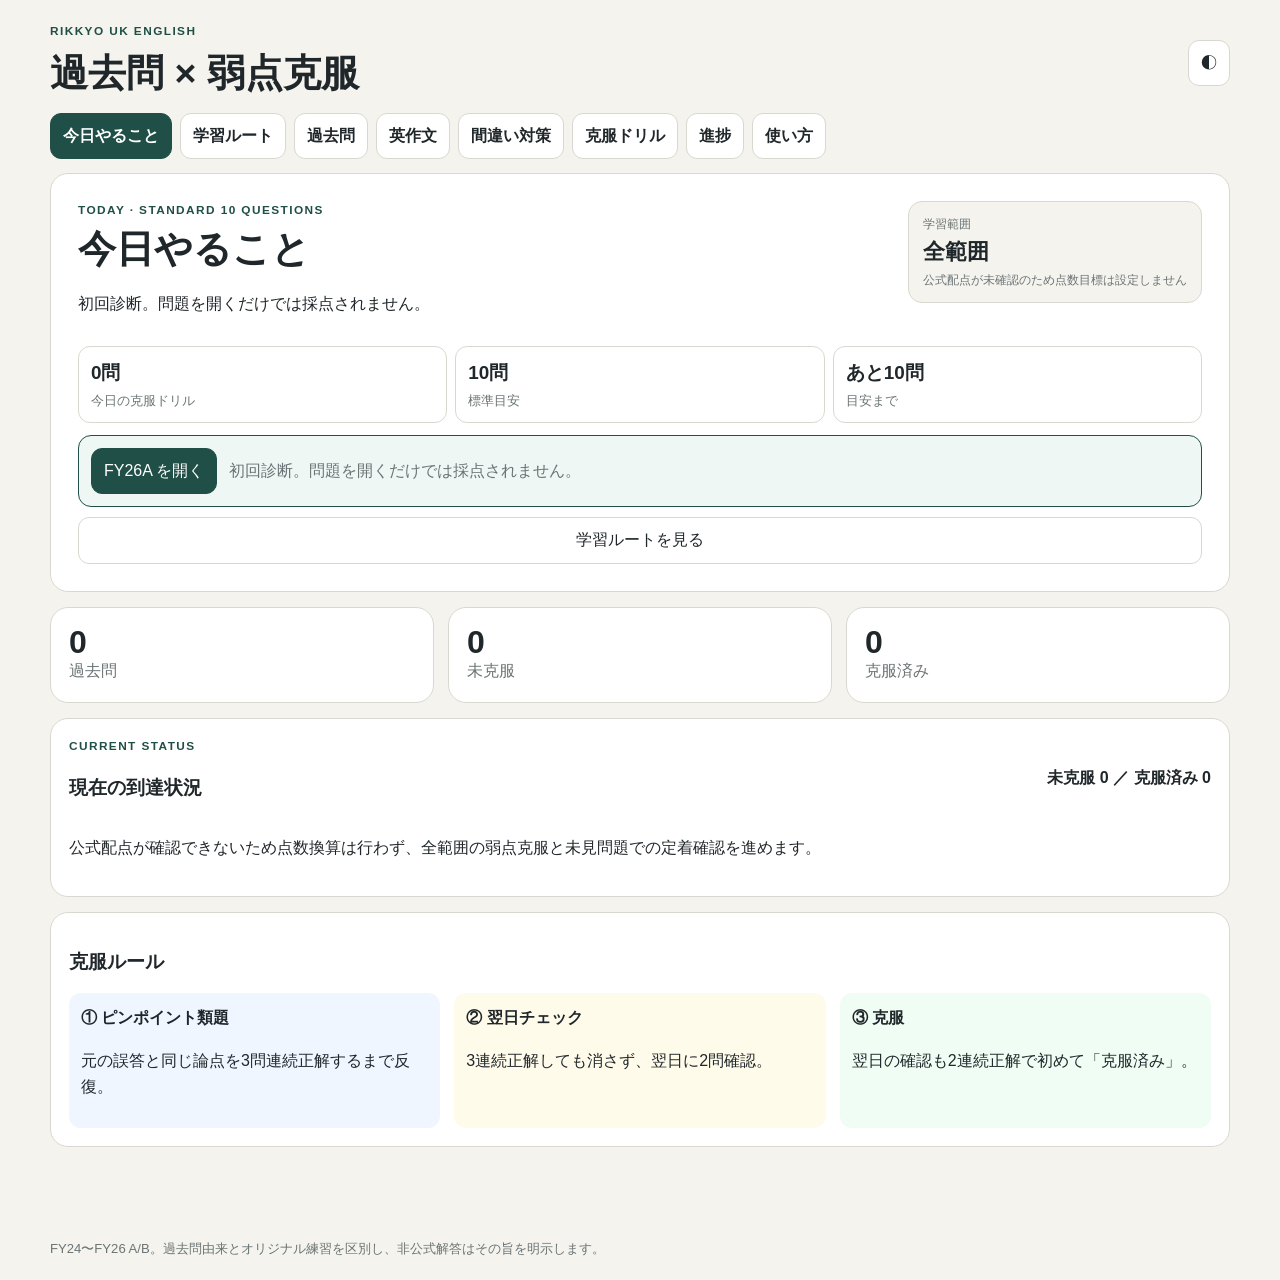
<file: index.html>
<!doctype html>
<html lang="ja">
<head>
<meta charset="utf-8">
<meta name="viewport" content="width=device-width,initial-scale=1">
<meta name="theme-color" content="#1f4f46">
<meta name="robots" content="noindex,nofollow,noarchive,nosnippet,noimageindex">
<meta name="googlebot" content="noindex,nofollow,noarchive,nosnippet,noimageindex">
<meta name="description" content="立教英国学院 英語 FY24〜FY26 A/B 過去問×弱点克服">
<title>立教英国学院 英語｜過去問×弱点克服</title>
<link rel="stylesheet" href="schools/rikkyo/theme.css">
<link rel="stylesheet" href="ui/base.css">
<link rel="stylesheet" href="schools/rikkyo/ui-compat.css?v=20261101-source-fidelity">
<link rel="stylesheet" href="ui/writing-feedback.css">
<link rel="stylesheet" href="schools/rikkyo/writing.css?v=hub1">
</head>
<body>
<div id="shared-ui-header"></div>
<div id="shared-ui-nav"></div>
<main id="app"><section class="card">読み込み中…</section></main>
<div id="shared-ui-footer"></div>
<script src="engine/core.js"></script>
<script src="engine/contract.js"></script>
<script src="schools/rikkyo/config.js"></script>
<script src="schools/rikkyo/policy.js"></script>
<script src="engine/bootstrap.js"></script>
<script src="ui/contract.js"></script>
<script src="schools/rikkyo/ui.js"></script>
<script src="ui/shell.js"></script>
<script src="ui/components.js"></script>
<script src="ui/exam-session.js"></script>
<script src="ui/answer-widgets.js"></script>
<script src="ui/today-presenter.js"></script>
<script>window.ENGLISH_UI_SHELL.mount(window.ENGLISH_SCHOOL_UI);</script>
<script src="schools/rikkyo/writingTasks.js"></script>
<script src="schools/rikkyo/writingPractice.js?v=hub2"></script>
<script src="schools/rikkyo/writingHub.js?v=hub1"></script>
<script src="ui/writing-feedback.js?v=1.0.3"></script>
<script src="app.js?v=20261101-source-fidelity-context"></script>
<script src="schools/rikkyo/progressProjection.js?v=answers1"></script>
<script src="shared-progress-transport.js?v=answers1"></script>
<script src="answer-record.js?v=1"></script>
<script src="progress-sync.js?v=answers1"></script>
</body>
</html>
</file>
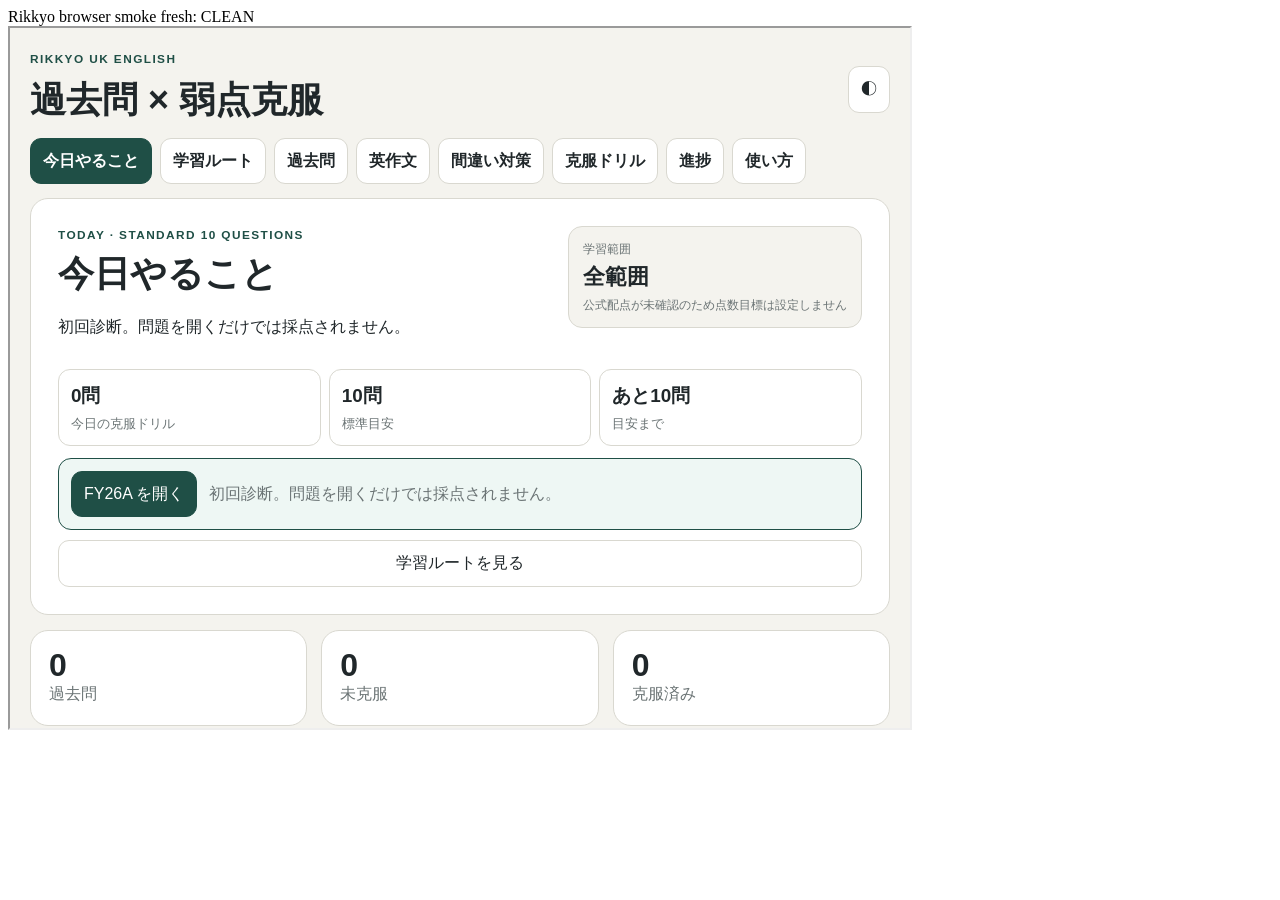
<file: tests/rikkyo-browser-smoke.html>
<!doctype html><html><head><meta charset="utf-8"><title>Rikkyo browser smoke</title></head>
<body data-test-result="RUNNING"><div id="msg">running</div><iframe id="frame" src="../index.html" style="width:900px;height:700px"></iframe>
<script>
(async()=>{
 const out=document.getElementById('msg'),frame=document.getElementById('frame'),scenario=new URLSearchParams(location.search).get('case')||'fresh';
 if(scenario==='mobile'){frame.style.width='390px';frame.style.height='844px'}
 const fail=m=>{document.body.dataset.testResult='FAIL';out.textContent='Rikkyo browser smoke: FAIL: '+m;throw new Error(m)};
 const wait=async fn=>{for(let i=0;i<80;i++){try{if(fn())return}catch(e){}await new Promise(r=>setTimeout(r,75))}fail('timeout')};
 await wait(()=>frame.contentWindow&&frame.contentWindow.__RIKKYO_APP_READY__&&frame.contentWindow.__RIKKYO_APP__);
 let w=frame.contentWindow,a=w.__RIKKYO_APP__;w.alert=()=>{};w.confirm=()=>true;w.localStorage.setItem('waseshibu.adaptive.v3','WASEDA-SENTINEL');a.resetForTest();if(w.localStorage.getItem('waseshibu.adaptive.v3')!=='WASEDA-SENTINEL')fail('Waseda storage touched');
 await wait(()=>a.getState().selectedExamId==='FY26A');
 if(scenario==='fresh'){
   if(a.getState().currentAttempt)fail('fresh currentAttempt');
   if(!frame.contentDocument.body.textContent.includes('FY26A'))fail('fresh FY26A not visible');
 }
 if(scenario==='attempt'||scenario==='drill'||scenario==='resume'){
   a.beginAttempt('FY26A');
   if(a.getState().currentAttempt?.examId!=='FY26A')fail('attempt identity');
   a.submitAttempt();
   await wait(()=>a.getState().attempts.length===1);
   if(Object.keys(a.getState().weak).length!==29)fail('wrong weakness count');
 }
 if(scenario==='subset'){
   a.openExam('FY24A');
   a.beginAttempt('FY24A');
   a.goto('exam');
   await wait(()=>frame.contentDocument.querySelectorAll('.question').length===24);
   const text=frame.contentDocument.body.textContent;
   if(!text.includes('原本Q2-Q6 subset'))fail('subset attempt scope missing');
   if(!text.includes('原本subset'))fail('subset limitation notice missing');
   if(!text.includes('The Shoemaker and the Elves'))fail('FY24A supplied passage missing');
   if(frame.contentDocument.querySelectorAll('.question').length!==24)fail('FY24A subset question count');
   a.submitAttempt();
   await wait(()=>a.getState().attempts.some(x=>x.examId==='FY24A'));
   if(Object.keys(a.getState().weak).length!==24)fail('FY24A subset weakness count');
   const first=Object.keys(a.getState().weak)[0];
   a.startWeak(first);
   await wait(()=>frame.contentDocument.querySelector('.answer-review'));
   if(a.getState().currentDrill)fail('unrelated practice opened for subset');
 }
 if(scenario==='reading'){
   a.openExam('FY25A');
   a.beginAttempt('FY25A');
   a.goto('exam');
   await wait(()=>frame.contentDocument.querySelectorAll('.question').length===23);
   const doc=frame.contentDocument;
   if(!doc.body.textContent.includes('A Gift from Nature'))fail('FY25A supplied passage missing');
   const manual=doc.querySelector('textarea');
   if(!manual)fail('manual reading textarea missing');
   const manualId=a.data().questions.find(q=>q.examId==='FY25A'&&q.scoringType==='manual_reading')?.id;
   if(!manualId)fail('manual reading record missing');
   w.ENGLISH_WRITING_FEEDBACK={...w.ENGLISH_WRITING_FEEDBACK,requestWritingFeedback:async task=>({schoolId:'rikkyo',questionId:task.taskId,official:false,skill:'reading_short_answer',feedbackSchema:'reading-v1',score:12,maxScore:12,semantic:[1,1,1,1,0,0],breakdown:['本文の正確さ','言葉の正確さ','明確さ'].map(name=>({name,earned:4,max:4})),issues:[],contentCorrect:true,learningCorrect:true,answerLanguage:'ja',evidence:'Goldie liked to see the apple tree through the windows of the living room when he was alive.',explanationJa:'本文の理由を説明できています。',revisedExample:'リンゴの木を見るのが好きだったから。'})};
   a.setResponse(manualId,'ゴールディは生きていたとき、居間の窓からリンゴの木を眺めるのが好きだったから。');
   a.submitAttempt();
   await wait(()=>a.getState().attempts.some(x=>x.examId==='FY25A'));
   const attempt=a.getState().attempts.find(x=>x.examId==='FY25A');
   if(attempt.totalTasks!==23)fail('FY25A reading task count');
   if(attempt.results[manualId]!==true)fail('reading AI learning result');
 }
 if(scenario==='renderer'){
   a.beginAttempt('FY26A');
   a.goto('exam');
   await wait(()=>frame.contentDocument.querySelectorAll('.question').length===29);
   const doc=frame.contentDocument;
   if(doc.querySelectorAll('.question').length!==29)fail('renderer question count');
   if(doc.querySelectorAll('.slot-row input[type="text"]').length!==10)fail('guided completion renderer');
   if(doc.querySelectorAll('.correction-row').length!==10)fail('correction group renderer');
   if(doc.querySelectorAll('.choice-grid input[type="radio"]').length<3)fail('single-choice renderer');
   if(doc.querySelectorAll('.choice-grid input[type="checkbox"]').length<8)fail('multi-choice renderer');
   if(doc.querySelectorAll('textarea').length<4)fail('reading short-answer renderer');
   if(!doc.body.textContent.includes('Saturday Support Club'))fail('FY26A Q6 source text missing');
   if(!doc.body.textContent.includes('Dr. Smith is a science teacher'))fail('FY26A Q7 source text missing');
   const groupCheckbox=doc.querySelector('.correction-row input[type="checkbox"]');
   if(!groupCheckbox)fail('correction checkbox missing');
   groupCheckbox.click();
   await new Promise(r=>setTimeout(r,50));
   if(!doc.querySelector('.correction-row input[type="text"]'))fail('correction rewrite input did not appear');
   if(!doc.querySelector('.attempt-bar'))fail('shared attempt bar missing');
   if(!doc.querySelector('.answerpanel'))fail('shared answer panel missing');
   if(!doc.querySelector('.answer-sheet-body'))fail('shared answer panel body missing');
   if(!doc.querySelector('.paper-page'))fail('shared paper page missing');
   if(!doc.querySelector('header')||!doc.querySelector('nav')||!doc.querySelector('footer'))fail('shared shell missing');
   const rose=[...doc.querySelectorAll('.source-block-title b')].find(x=>x.textContent.includes('A Rose'));if(!rose)fail('A Rose source block missing');
   const q2=doc.getElementById('problem-R26-ENG-A-Q2-1'),q5=doc.getElementById('problem-R26-ENG-A-Q5-1'),roseBlock=rose.closest('.source-block');
   if(!(q2.compareDocumentPosition(roseBlock)&Node.DOCUMENT_POSITION_FOLLOWING))fail('A Rose shown before Q2');
   if(!(roseBlock.compareDocumentPosition(q5)&Node.DOCUMENT_POSITION_FOLLOWING))fail('A Rose not linked before Q5');
   const problemText=doc.querySelector('.problem-column').textContent;
   if(problemText.includes('\\n'))fail('literal slash-n leaked into problem UI');
   if((problemText.match(/Hi Alex,/g)||[]).length!==1)fail('repeated Q6 email context');
   if((problemText.match(/Saturday Support Club/g)||[]).length!==1)fail('repeated Q6 support context');
   const reorder=doc.querySelector('#answer-R26-ENG-A-Q3-1 .reorder-answer');if(!reorder)fail('interactive word-order UI missing');
   a.setWordOrderMissing('R26-ENG-A-Q3-1','had');
   a.addWordOrderToken('R26-ENG-A-Q3-1',0);a.addWordOrderToken('R26-ENG-A-Q3-1',4);a.addWordOrderToken('R26-ENG-A-Q3-1',1);a.addWordOrderMissing('R26-ENG-A-Q3-1');a.addWordOrderToken('R26-ENG-A-Q3-1',5);a.addWordOrderToken('R26-ENG-A-Q3-1',2);a.addWordOrderToken('R26-ENG-A-Q3-1',3);
   await new Promise(r=>setTimeout(r,50));
   const wr=a.getState().currentAttempt.responses['R26-ENG-A-Q3-1'];if(!wr||wr.order.length!==7||wr.missing!=='had')fail('word-order state did not build');
 }
 if(scenario==='drill'||scenario==='resume'){
   const key=Object.keys(a.getState().weak).find(k=>a.getState().weak[k].targetId==='grammar-error-correction-group');a.startWeak(key);
   await wait(()=>a.getState().currentDrill?.q?.id);
   if(scenario==='resume'){
     const qid=a.getState().currentDrill.q.id;
     frame.contentWindow.location.reload();
     await wait(()=>frame.contentWindow.__RIKKYO_APP_READY__&&frame.contentWindow.__RIKKYO_APP__?.getState().currentDrill?.q?.id);
     w=frame.contentWindow;a=w.__RIKKYO_APP__;
     if(a.getState().currentDrill.q.id!==qid)fail('drill resume q mismatch');
   }else{
     for(let i=0;i<3;i++){
       const d=a.getState().currentDrill,q=d.q,ans=q.type==='choice'?q.answer:(q.answer||q.answerText);
       a.setPractice(ans);a.finishPractice();
       if(i<2)a.continuePractice();
     }
     const weak=a.getState().weak[key];
     if(weak.status!=='pending'||weak.streak<3)fail('train3 transition');
     if(!weak.next||weak.next<=new Date().toISOString().slice(0,10))fail('next-day reservation');
   }
 }
 if(scenario==='backup'){
   a.beginAttempt('FY26A');a.submitAttempt();await wait(()=>a.getState().attempts.length===1);
   const saved={format:'rikkyo-uk-english-backup',version:1,appId:'rikkyo-uk-english',state:a.getState()};
   a.resetForTest();if(a.getState().attempts.length!==0)fail('reset before backup restore');
   a.importPayload(saved,'replace');
   if(a.getState().attempts.length!==1||Object.keys(a.getState().weak).length!==29)fail('replace restore');
   if(a.recoveryKeys().length!==1)fail('pre-import recovery missing');
   const date=new Date(),localDay=[date.getFullYear(),String(date.getMonth()+1).padStart(2,'0'),String(date.getDate()).padStart(2,'0')].join('-');
   const incoming={format:'rikkyo-uk-english-backup',version:1,appId:'rikkyo-uk-english',state:{...a.getState(),dailyProgress:{date:localDay,answeredCount:7}}};
   a.importPayload(incoming,'merge');
   if(a.getState().dailyProgress?.answeredCount!==7)fail('merge daily progress');
   if(a.recoveryKeys().length!==2)fail('second recovery missing');
   if(w.localStorage.getItem('waseshibu.adaptive.v3')!=='WASEDA-SENTINEL')fail('Waseda storage touched by import');
 }
 if(scenario==='mobile'){
   const doc=frame.contentDocument;
   const win=frame.contentWindow;
   if(win.innerWidth>400)fail('mobile iframe width not applied');
   const grid=doc.querySelector('.grid.three');
   if(!grid)fail('mobile Today status grid missing');
   const cols=win.getComputedStyle(grid).gridTemplateColumns;
   if(cols.split(' ').filter(Boolean).length!==1)fail('mobile two-column grid did not collapse');
   a.goto('route');
   await new Promise(r=>setTimeout(r,50));
   const step=doc.querySelector('.route-step');
   if(!step)fail('mobile route step missing');
   const stepCols=win.getComputedStyle(step).gridTemplateColumns;
   if(!stepCols.startsWith('38px'))fail('mobile route step columns');
   a.openExam('FY26A');a.beginAttempt('FY26A',{mode:'timed',limitMinutes:60});a.goto('exam');
   await wait(()=>doc.querySelector('.answerpanel')&&doc.querySelector('.paper-page')&&doc.querySelector('#examTimer'));
   const panel=doc.querySelector('.answerpanel');if(win.getComputedStyle(panel).position!=='fixed')fail('mobile answer panel not fixed');
   if(!doc.querySelector('.sheet-toggle'))fail('mobile answer panel toggle missing');
   const root=doc.documentElement;
   if(root.scrollWidth>root.clientWidth+2)fail('mobile horizontal overflow');
 }
 if(scenario==='coverage'){
   a.openExam('FY24A');
   await new Promise(r=>setTimeout(r,50));
   const text=frame.contentDocument.body.textContent;
   if(!text.includes('原本subset'))fail('source subset notice missing');
   if(!text.includes('リスニング')||!text.includes('省略部'))fail('source limitation wording missing');
   if(!text.includes('完全版として扱わない'))fail('partial-source warning missing');
   if(!text.includes('この過去問を始める'))fail('audited source subset not enabled');
   a.openExam('FY26B');
   await new Promise(r=>setTimeout(r,50));
   const holdoutText=frame.contentDocument.body.textContent;
   if(!holdoutText.includes('最終判定用holdout'))fail('holdout notice missing');
   if(!holdoutText.includes('リスニングは音源未入手'))fail('listening limitation missing');
 }
 if(scenario==='crossyear'){
   const expected={FY26A:29,FY24A:24,FY24B:23,FY25A:23,FY25B:23};
   for(const [id,count] of Object.entries(expected)){
     a.resetForTest();a.openExam(id);a.beginAttempt(id);a.goto('exam');
     await wait(()=>frame.contentDocument.querySelectorAll('.question').length===count);
     if(a.getState().currentAttempt?.examId!==id)fail('crossyear identity '+id);
     if(frame.contentDocument.querySelectorAll('.question').length!==count)fail('crossyear count '+id);
     const text=frame.contentDocument.body.textContent;
     if(id==='FY26A'&&!text.includes('現在の実施範囲'))fail('FY26A runtime scope notice');
     if(id!=='FY26A'&&!text.includes('原本Q2-Q6 subset'))fail('subset scope '+id);
   }
   a.resetForTest();a.goto('route');await new Promise(r=>setTimeout(r,50));
   const routeIds=[...frame.contentDocument.querySelectorAll('.route-step h3')].map(x=>x.textContent.trim());
   if(JSON.stringify(routeIds)!==JSON.stringify(['FY26A','FY24A','FY24B','FY25A','FY25B','FY26B']))fail('route order');
   a.beginAttempt('FY26B');
   if(a.getState().currentAttempt)fail('crossyear holdout opened');
 }
 if(scenario==='scheduler'){
   a.beginAttempt('FY26A');a.submitAttempt();await wait(()=>Object.keys(a.getState().weak).length===29);a.goto('home');await new Promise(r=>setTimeout(r,50));
   const state=a.getState();if(state.dailyPlan?.kind!=='weak'||state.dailyPlan.weakKeys.length!==29)fail('shared daily plan not built');
   const homeText=frame.contentDocument.body.textContent;if(!homeText.includes('ほかにできること'))fail('shared alternative actions missing');
   const key=Object.keys(a.getState().weak).find(k=>a.getState().weak[k].targetId==='grammar-error-correction-group');a.startWeak(key);await wait(()=>a.getState().currentDrill?.q?.id);
   for(let i=0;i<3;i++){const d=a.getState().currentDrill,q=d.q,ans=q.type==='choice'?q.answer:(q.answer||q.answerText);a.setPractice(ans);a.finishPractice();if(i<2)a.continuePractice()}
   a.continuePractice();a.goto('home');await new Promise(r=>setTimeout(r,50));
   if(!frame.contentDocument.body.textContent.includes('定着確認予定'))fail('future confirmation schedule missing');
 }
 if(scenario==='holdout'){
   a.beginAttempt('FY26B');
   if(a.getState().currentAttempt)fail('holdout opened');
 }
 document.body.dataset.testResult='CLEAN';out.textContent='Rikkyo browser smoke '+scenario+': CLEAN';
})().catch(e=>console.error(e));
</script></body></html>
</file>
<file: schools/rikkyo/theme.css>
:root{--bg:#f4f3ee;--card:#fff;--paper:#fffefa;--ink:#20272a;--muted:#6b7475;--line:#d9d8d0;--brand:#1f4f46;--soft:#eef7f4;--ok:#166534;--okbg:#f0fdf4;--warn:#92400e;--warnbg:#fffbeb;--blue:#1d4ed8;--bluebg:#eff6ff;--bad:#9f1239;--badbg:#fff1f2}
html.dark{--bg:#151918;--card:#222827;--paper:#202524;--ink:#f3f6f5;--muted:#b8c1bf;--line:#414a48;--brand:#82c7ba;--soft:#17322d;--ok:#86efac;--okbg:#173321;--warn:#facc15;--warnbg:#362e13;--blue:#93c5fd;--bluebg:#172440;--bad:#fda4af;--badbg:#3a2024}

.source-block{margin:14px 0 16px;border:1px solid var(--line);border-radius:14px;overflow:hidden;background:var(--paper)}
.source-block-title{display:flex;justify-content:space-between;gap:10px;padding:10px 14px;border-bottom:1px solid var(--line);background:var(--bluebg)}
.source-block-title span{font-size:.78rem;color:var(--muted)}
.source-block .passage{border:0;border-radius:0;max-height:420px}
.source-token-list{margin-top:10px}
.token.disabled,.token:disabled{opacity:.4;cursor:not-allowed}
.missing-word-row{display:grid;grid-template-columns:minmax(0,1fr) auto;gap:8px;margin:10px 0}
.reorder-answer{min-height:52px;display:flex;align-items:center;flex-wrap:wrap;gap:6px;font-family:Georgia,"Times New Roman",serif}
@media(max-width:700px){.missing-word-row{grid-template-columns:1fr}.source-block-title{display:grid}}
/* Source token spans need explicit wrapping on narrow screens. */
.token-list{display:flex;flex-wrap:wrap;gap:7px}
</file>
<file: ui/base.css>
*{box-sizing:border-box}body{margin:0;background:var(--bg);color:var(--ink);font-family:-apple-system,BlinkMacSystemFont,"Segoe UI","Hiragino Sans","Yu Gothic",Meiryo,sans-serif;line-height:1.65}
button,input,select,textarea{font:inherit}button{cursor:pointer;border:1px solid var(--line);background:var(--card);color:var(--ink);border-radius:11px;padding:9px 12px}
button:disabled{cursor:not-allowed;opacity:.58}.today-complete{border-color:color-mix(in srgb,var(--ok) 45%,var(--line));background:var(--okbg)}.completion-mark{display:inline-flex;align-items:center;border-radius:999px;padding:8px 12px;background:var(--okbg);color:var(--ok);font-weight:900}.today-assigned{border-color:color-mix(in srgb,var(--blue) 45%,var(--line));box-shadow:inset 4px 0 0 var(--blue)}
header{max-width:1220px;margin:auto;padding:22px 20px 9px;display:flex;justify-content:space-between;align-items:center}.eyebrow{font-size:.74rem;font-weight:900;letter-spacing:.12em;color:var(--brand)}h1{margin:0;font-size:clamp(1.55rem,4vw,2.35rem)}
nav{max-width:1220px;margin:auto;padding:0 20px 14px;display:flex;gap:8px;overflow:auto}nav button{white-space:nowrap;font-weight:750}nav button.active,.primary{background:var(--brand);border-color:var(--brand);color:white}
main{max-width:1220px;margin:auto;padding:0 20px 56px}.card{background:var(--card);border:1px solid var(--line);border-radius:18px;padding:18px;margin-bottom:15px}.hero{padding:27px}.hero h2{font-size:clamp(1.5rem,4vw,2.35rem);margin:.25rem 0}
.grid{display:grid;gap:14px}.two{grid-template-columns:repeat(2,minmax(0,1fr))}.three{grid-template-columns:repeat(3,minmax(0,1fr))}.four{grid-template-columns:repeat(4,minmax(0,1fr))}.row{display:flex;gap:9px;align-items:center;flex-wrap:wrap}.space{justify-content:space-between}
.muted{color:var(--muted)}.metric{font-size:2rem;font-weight:900;line-height:1}.badge{border:1px solid var(--line);border-radius:999px;padding:3px 8px;font-size:.75rem;font-weight:850}
.notice{background:var(--soft);border:1px solid color-mix(in srgb,var(--brand) 25%,var(--line));border-radius:12px;padding:12px}.okbox{background:var(--okbg);border-radius:12px;padding:12px}.warnbox{background:var(--warnbg);border-radius:12px;padding:12px}.bluebox{background:var(--bluebg);border-radius:12px;padding:12px}
.tabs{display:flex;gap:8px;overflow:auto;margin-bottom:14px}.year.selected{background:var(--brand);color:white}
.route-inline{display:flex;align-items:center;gap:7px;overflow:auto}.route-inline span{min-width:58px;text-align:center;padding:7px 9px;border:1px solid var(--line);border-radius:999px;font-weight:900}.route-inline span.done{background:var(--okbg);color:var(--ok)}.route-inline b{color:var(--muted)}.route-list{display:grid;gap:12px}.route-step{display:grid;grid-template-columns:48px 1fr;gap:14px}.route-number{width:42px;height:42px;border-radius:50%;display:grid;place-items:center;background:var(--brand);color:#fff;font-weight:900}.route-main h3{margin:0}.route-recs{margin:12px 0;padding:10px 12px;border-left:4px solid var(--blue);background:var(--bluebg);border-radius:8px}.route-recs p{margin:4px 0 0;line-height:1.65}.route-step.protected{border-color:color-mix(in srgb,var(--warn) 45%,var(--line));background:var(--warnbg)}.status-pill{border:1px solid var(--line);border-radius:999px;padding:4px 9px;font-size:.78rem;font-weight:850}.attempt-bar{display:flex;align-items:center;justify-content:space-between;gap:10px;position:sticky;top:0;z-index:8;background:var(--card);border:1px solid var(--line);border-radius:12px;padding:9px 12px;margin-bottom:12px;box-shadow:0 4px 14px rgba(0,0,0,.08)}.attempt-summary{display:grid}.attempt-actions{display:flex!important;gap:6px}.attempt-toggle{display:none}.timer{font-variant-numeric:tabular-nums;font-weight:950;background:var(--bluebg);color:var(--blue);border-radius:999px;padding:6px 11px;white-space:nowrap}.timer.over{background:var(--soft);color:var(--brand)}.timer.practice{color:var(--muted);background:var(--bg)}
.exam-gate fieldset{border:1px solid var(--line);border-radius:13px;margin:14px 0;padding:12px;display:grid;gap:8px}.exam-gate legend{font-weight:900;padding:0 6px}.exam-gate label{display:block}.exam-gate input[type=radio]{width:20px;height:20px;vertical-align:middle}.exam-gate input[type=number]{width:90px;padding:7px;border:1px solid var(--line);border-radius:8px;background:var(--card);color:var(--ink)}
.examgrid{display:grid;grid-template-columns:minmax(0,1.4fr) minmax(340px,.6fr);gap:15px;align-items:start}.answerpanel{position:sticky;top:10px;max-height:90vh;overflow:hidden;display:flex;flex-direction:column}.answer-sheet-head{display:flex;justify-content:space-between;align-items:center;gap:8px;flex:0 0 auto}.answer-sheet-head>div{display:flex;align-items:center;justify-content:space-between;gap:10px;width:100%}.answer-sheet-head h3{margin:0}.sheet-actions{display:flex;gap:6px}.answer-sheet-body{min-height:0;overflow:auto}.sheet-toggle{display:none}.answer-jumps{display:flex;gap:6px;overflow-x:auto;position:sticky;top:0;z-index:3;background:var(--card);padding:8px 0}.answer-jumps button{white-space:nowrap;padding:6px 9px;font-size:.8rem;font-weight:800}.grade-button{width:100%;margin-top:10px}
.paper-page{background:var(--paper);border:1px solid var(--line);border-radius:14px;padding:20px;margin-bottom:14px;box-shadow:0 6px 18px rgba(0,0,0,.04)}.paper-text{font-family:Georgia,"Times New Roman","Yu Mincho",serif;font-size:.96rem;line-height:1.7}.paper-line{white-space:pre-wrap;overflow-wrap:anywhere;min-height:1.7em}.answer-pattern-line{white-space:pre;overflow-x:auto;overscroll-behavior-inline:contain;padding:2px 0 6px;scrollbar-width:thin}.subpart-line{margin-top:7px;font-weight:650}.page-label{display:flex;justify-content:space-between;align-items:center;gap:8px;font-size:.78rem;color:var(--muted);margin-bottom:12px;padding-bottom:8px;border-bottom:1px solid var(--line)}.page-label span{color:var(--brand);font-weight:900}.major-heading{display:grid;grid-template-columns:auto 1fr;gap:10px;align-items:start;margin:4px 0 14px;padding:12px;background:var(--bluebg);border-left:6px solid var(--blue);border-radius:10px;font-family:-apple-system,BlinkMacSystemFont,"Segoe UI","Hiragino Sans","Yu Gothic",Meiryo,sans-serif;scroll-margin-top:12px}.major-heading span{white-space:nowrap;background:var(--blue);color:white;border-radius:999px;padding:3px 10px;font-weight:900}.major-heading strong{font-size:1.03rem}.subquestion-heading{white-space:pre-wrap;overflow-wrap:anywhere;margin:13px 0 3px;padding:6px 8px;border-left:3px solid var(--brand);background:color-mix(in srgb,var(--soft) 60%,transparent);font-weight:800;scroll-margin-top:12px}.focus-flash{animation:focusFlash 1.3s ease}@keyframes focusFlash{0%,100%{box-shadow:none}35%{box-shadow:0 0 0 4px color-mix(in srgb,var(--blue) 45%,transparent)}}
.paper-underline{text-decoration-line:underline;text-decoration-thickness:2px;text-underline-offset:.17em;text-decoration-skip-ink:none;font-weight:600}
.answer-help{display:grid;gap:3px;background:var(--bluebg);border-radius:12px;padding:11px 12px;margin-bottom:8px;font-size:.86rem}.answer-help span{color:var(--muted)}
.q{border-bottom:1px solid var(--line);padding:14px 0}.q:last-child{border-bottom:0}.q input,.q select,.q textarea{width:100%;padding:11px;border:1px solid var(--line);border-radius:10px;background:var(--card);color:var(--ink);margin-top:6px}.q.good{background:var(--okbg);padding:10px;border-radius:10px}.q.bad{background:var(--soft);padding:10px;border-radius:10px}.q.manual{background:var(--warnbg);padding:10px;border-radius:10px}.q-meta{display:flex;justify-content:space-between;align-items:center;gap:8px}.q-meta button{padding:4px 8px;font-size:.76rem;color:var(--blue);font-weight:800}
.input-guide{display:block;margin-top:7px;font-size:.82rem;color:var(--muted)}.answer-options{display:grid;grid-template-columns:repeat(4,minmax(0,1fr));gap:7px;margin-top:7px}.answer-kana{min-height:43px;padding:7px;font-weight:900;font-size:1rem}.answer-kana.selected{background:var(--brand);border-color:var(--brand);color:#fff;box-shadow:0 0 0 2px color-mix(in srgb,var(--brand) 25%,transparent)}
.component-picker{margin-top:9px;border:1px solid var(--line);border-radius:10px;padding:8px}.component-picker.needs-input{border-color:var(--warn)}.component-picker summary{font-weight:800;cursor:pointer}.component-picker label{display:block;padding:5px}.component-picker input{width:auto!important;margin:0 6px 0 0!important}
.official-guide{margin-top:8px;border:1px solid color-mix(in srgb,var(--blue) 35%,var(--line));border-radius:10px;padding:8px;background:var(--bluebg)}.official-guide summary{cursor:pointer;font-weight:900;color:var(--blue)}.official-answer{white-space:pre-wrap;overflow-wrap:anywhere;line-height:1.55}
.ai-grading-box{margin-top:10px;padding:10px;border:1px solid color-mix(in srgb,var(--blue) 35%,var(--line));border-radius:12px;background:color-mix(in srgb,var(--bluebg) 68%,var(--card))}.ai-grading-title,.ai-input-foot,.ai-score-head,.ai-feedback-actions{display:flex;align-items:center;justify-content:space-between;gap:10px}.ai-grading-title span{padding:3px 8px;border-radius:999px;background:var(--blue);color:#fff;font-size:.72rem;font-weight:900}.ai-grading-box textarea{min-height:120px;resize:vertical}.ai-input-foot{margin-top:7px}.ai-input-foot span,.ai-feedback-actions small{color:var(--muted);font-size:.78rem}.ai-input-foot button{font-weight:850}.ai-status{min-height:1.2em;margin-top:6px;color:var(--blue)}.ai-feedback{margin-top:12px;padding-top:12px;border-top:1px solid var(--line)}.ai-feedback.stale{opacity:.76}.ai-score-head>div{display:grid}.ai-score-head>div>span{font-size:.78rem;color:var(--muted)}.ai-score-head strong{font-size:2rem;line-height:1;color:var(--brand)}.ai-score-head strong small{font-size:.85rem}.ai-score-head>span{font-weight:850}.ai-stale{padding:8px;border-radius:8px;background:var(--warnbg);font-weight:750}.ai-breakdown{display:grid;grid-template-columns:repeat(5,minmax(0,1fr));gap:5px;margin-top:10px}.ai-breakdown div{display:grid;gap:2px;padding:7px;background:var(--card);border:1px solid var(--line);border-radius:8px;text-align:center}.ai-breakdown span{font-size:.68rem;color:var(--muted)}.ai-reasons,.ai-strengths{margin-top:10px}.ai-reasons ul,.ai-strengths ul{margin:.4rem 0;padding-left:1.25rem}.ai-reasons li,.ai-strengths li{margin:.25rem 0}.ai-issues h4{margin:12px 0 6px}.ai-issue{padding:9px 10px;margin-top:7px;border-left:4px solid var(--warn);border-radius:8px;background:var(--card)}.ai-issue.must-fix{border-left-color:var(--brand)}.ai-issue>div{display:flex;justify-content:space-between;gap:8px}.ai-issue>div span{font-size:.72rem;color:var(--muted)}.ai-issue p{margin:.35rem 0;line-height:1.55}.ai-issue del{color:var(--brand)}.ai-issue ins{color:var(--ok);text-decoration:none;font-weight:800}.ai-revision{margin-top:10px;border:1px solid var(--line);border-radius:9px;padding:8px}.ai-revision summary{cursor:pointer;font-weight:850}.ai-revision p{white-space:pre-wrap}.ai-feedback-actions{align-items:flex-start;flex-wrap:wrap;margin-top:10px}.ai-feedback-actions small{margin-left:auto}.ai-feedback-actions button:disabled{opacity:.5}
.drill-ai-actions{display:flex;align-items:center;gap:10px;flex-wrap:wrap;margin:8px 0}.drill-ai-actions button{font-weight:850}.drill-card>.ai-feedback{padding:12px;border:1px solid color-mix(in srgb,var(--blue) 35%,var(--line));border-radius:12px;background:var(--bluebg);margin-bottom:10px}
.selection-summary{display:flex;justify-content:space-between;gap:8px;align-items:center;min-height:39px;margin-top:6px;padding:7px 10px;background:var(--bg);border:1px dashed var(--line);border-radius:9px}.selection-summary span{color:var(--muted);font-size:.78rem}.answer-clear{margin-top:7px;padding:6px 9px;font-size:.8rem}.score-input{display:grid;grid-template-columns:42px minmax(65px,1fr) auto 42px;gap:6px;align-items:center;margin-top:7px}.score-input input{margin:0!important;text-align:center;font-weight:900;font-size:1.05rem}.score-input button{min-height:43px;padding:5px;font-size:1.1rem;font-weight:900}.score-input span{white-space:nowrap;font-weight:800}.previous-answer{margin-top:8px;padding:7px;background:color-mix(in srgb,var(--card) 70%,transparent);border-radius:7px}
.tiny{font-size:.8rem}.wrong{border-left:5px solid var(--brand)}.skill{color:var(--blue);font-weight:800}.progress{height:10px;background:var(--line);border-radius:999px;overflow:hidden}.progress span{display:block;height:100%;background:var(--brand)}
.drill-card{max-width:760px;margin:auto}.drill-head h2{margin:.2rem 0}.drill-mode{font-size:.78rem;font-weight:800;letter-spacing:.04em;color:var(--brand)}.streak-label{font-weight:800;font-variant-numeric:tabular-nums}.drill-origin{color:var(--muted);font-size:.94rem}.drill-kind{display:inline-block;margin-top:4px;color:var(--muted);font-size:.78em;font-weight:500}.drill-prompt{margin-top:.35rem}.choices{display:grid;gap:8px}.choice{text-align:left;width:100%;min-height:50px;display:flex;align-items:center;justify-content:space-between;gap:12px}.choice.correct{background:var(--okbg);border-color:var(--ok);box-shadow:inset 4px 0 0 var(--ok)}.choice.wrong{background:var(--soft);border-color:var(--brand);box-shadow:inset 4px 0 0 var(--brand)}.choice-mark{flex:0 0 auto;font-size:.78rem;font-weight:900}.correct-mark{color:var(--ok)}.wrong-mark{color:var(--brand)}.drill-feedback{margin-top:14px;scroll-margin-top:12px}.drill-feedback>h3{margin:.1rem 0 .8rem}.learning-point{border-left:4px solid var(--ok);background:color-mix(in srgb,var(--okbg) 76%,var(--card));border-radius:9px;padding:10px 12px}.notice .learning-point{border-left-color:var(--brand)}.learning-point p{margin:.25rem 0 0}.drill-details{margin-top:10px;border:1px solid var(--line);border-radius:10px;background:var(--card);padding:9px 11px}.drill-details summary{cursor:pointer;font-weight:850}.explanation-row{margin-top:10px;padding-top:10px;border-top:1px solid var(--line)}.explanation-row p{margin:.2rem 0;white-space:pre-wrap}.drill-next{display:flex;align-items:center;gap:10px;flex-wrap:wrap;margin-top:14px}.drill-next small{color:var(--muted)}.tokens{display:flex;gap:7px;flex-wrap:wrap}.token{border:1px solid var(--line);background:var(--bg);padding:6px 8px;border-radius:8px}.reorder-answer{min-height:46px;border:1px dashed var(--line);border-radius:10px;padding:8px;margin:10px 0}
textarea{width:100%;min-height:145px;padding:10px;border:1px solid var(--line);border-radius:10px;background:var(--card);color:var(--ink)}
table{width:100%;border-collapse:collapse}th,td{text-align:left;border-bottom:1px solid var(--line);padding:9px;vertical-align:top}.table{overflow:auto}
.result-hero{text-align:center}.score-total{display:inline-block;margin-top:8px;padding:8px 14px;border-radius:999px;background:var(--bluebg);color:var(--blue);font-weight:900}.listening-input{width:90px;padding:8px;border:1px solid var(--line);border-radius:9px;background:var(--card);color:var(--ink);font-weight:900}.goal-grid{display:grid;grid-template-columns:repeat(4,minmax(0,1fr));gap:9px}.goal-card{display:grid;gap:3px;padding:12px;border:1px solid var(--line);border-radius:12px}.goal-card b{font-size:1.25rem}.goal-card span{color:var(--muted);font-size:.85rem}.goal-card.stable{background:var(--okbg);border-color:var(--ok)}.backup-box{margin-top:14px;border-top:1px solid var(--line);padding-top:12px}.file-button{display:inline-flex;align-items:center;border:1px solid var(--line);border-radius:11px;padding:9px 12px;cursor:pointer}.file-button input{display:none}.backup-box select{padding:7px;border:1px solid var(--line);border-radius:8px;background:var(--card);color:var(--ink)}
.today-head{display:flex;justify-content:space-between;align-items:flex-start;gap:18px}.goal-block{display:grid;min-width:150px;padding:12px 14px;border:1px solid var(--line);border-radius:14px;background:var(--bg)}.goal-block span,.goal-block small{font-size:.76rem;color:var(--muted)}.goal-block strong{font-size:1.35rem}.goal-selector{display:flex;align-items:center;gap:8px;flex-wrap:wrap;margin:18px 0 12px}.goal-selector>span{font-weight:800}.target-chip{border-radius:999px;font-weight:900}.target-chip.selected{background:var(--brand);border-color:var(--brand);color:#fff}.goal-eta{display:grid;grid-template-columns:repeat(3,minmax(0,1fr));gap:8px}.goal-eta article{display:flex;justify-content:space-between;align-items:center;gap:8px;border:1px solid var(--line);border-radius:12px;padding:10px}.goal-eta article.selected,.goal-card.selected{border-color:var(--brand);box-shadow:inset 0 0 0 1px var(--brand)}.goal-eta article div{display:grid}.goal-eta article small{color:var(--muted)}.goal-eta-note{font-size:.78rem;color:var(--muted);margin:.5rem 0 1rem}.today-list{display:grid;gap:8px;margin-top:14px}.today-list article{display:grid;grid-template-columns:32px minmax(0,1fr) auto;align-items:center;gap:10px;padding:10px;border:1px solid var(--line);border-radius:12px;background:var(--card)}.today-list article>span{width:28px;height:28px;display:grid;place-items:center;border-radius:50%;background:var(--bg);font-weight:900}.today-list article>div{display:grid;min-width:0}.today-list article small{color:var(--muted)}.drill-prompt{white-space:pre-wrap;overflow-wrap:anywhere}.word-count{text-align:right;color:var(--muted);font-size:.85rem;margin-top:-5px;margin-bottom:8px}.answer-kana small{display:block;font-size:.7rem;font-weight:600;line-height:1.2;overflow-wrap:anywhere}.choice.selected{background:var(--bluebg);border-color:var(--blue)}
.daily-summary{display:grid;grid-template-columns:repeat(3,minmax(0,1fr));gap:8px;margin:12px 0}.daily-summary article{display:grid;gap:2px;padding:10px 12px;border:1px solid var(--line);border-radius:12px;background:var(--card)}.daily-summary b{font-size:1.18rem}.daily-summary small{color:var(--muted)}.learning-actions{display:grid;gap:10px}.alternative-actions{display:flex;align-items:center;gap:8px;flex-wrap:wrap}.alternative-actions b{width:100%;font-size:.86rem;color:var(--muted)}.queued-actions{display:grid;gap:5px;margin-top:10px;padding:10px 12px;border:1px dashed var(--line);border-radius:11px;color:var(--muted)}.queued-actions b{color:var(--ink)}.future-confirmations{display:grid;gap:7px;margin-top:14px;padding:12px;border:1px solid color-mix(in srgb,var(--blue) 35%,var(--line));border-radius:12px;background:var(--bluebg)}.future-confirmations>div{display:grid;grid-template-columns:110px minmax(0,1fr);gap:8px}.future-confirmations small{color:var(--muted)}.resume-action{display:flex;align-items:center;gap:12px;flex-wrap:wrap;padding:12px;border:1px solid var(--brand);border-radius:13px;background:var(--soft)}.resume-action span{color:var(--muted)}.self-parts{display:grid;gap:10px;margin-bottom:10px}.self-parts label{display:grid;gap:4px}.self-parts textarea{min-height:76px}.self-parts span{justify-self:end;color:var(--muted);font-size:.84rem}
footer{max-width:1220px;margin:auto;padding:20px;color:var(--muted);font-size:.82rem}
@media(max-width:940px){.examgrid{display:block;padding-bottom:37dvh}.examgrid:has(.sheet-expanded){padding-bottom:62dvh}.examgrid:has(.sheet-collapsed){padding-bottom:72px}.answerpanel{position:fixed;z-index:40;left:10px;right:10px;bottom:max(8px,env(safe-area-inset-bottom));top:auto;height:35dvh;max-height:35dvh;margin:0;padding:8px 12px;border-radius:16px;box-shadow:0 -8px 30px rgba(0,0,0,.22);transition:height .2s ease,max-height .2s ease}.answerpanel.sheet-expanded{height:60dvh;max-height:60dvh}.answerpanel.sheet-collapsed{height:54px;max-height:54px}.answerpanel.sheet-collapsed .answer-sheet-body{display:none}.sheet-toggle{display:block;white-space:nowrap;padding:6px 9px;font-size:.82rem;font-weight:800}.answer-sheet-head>div{width:auto}.answer-sheet-head{min-height:34px}.answer-sheet-head h3{font-size:1.05rem}.answer-sheet-head span{font-size:.82rem}.answer-sheet-body{padding-top:3px}.answer-help{display:none}.answer-jumps{padding:5px 0}.answer-options{grid-template-columns:repeat(4,minmax(0,1fr))}.q{padding:10px 0}.attempt-bar{position:relative;top:auto;box-shadow:none}.attempt-toggle{display:block}}
@media(max-width:700px){.two,.three,.four{grid-template-columns:1fr}.goal-grid{grid-template-columns:repeat(2,minmax(0,1fr))}.today-head{display:grid}.goal-block{width:100%}.goal-eta,.daily-summary{grid-template-columns:1fr}.future-confirmations>div{grid-template-columns:1fr;gap:2px}.today-list article{grid-template-columns:28px minmax(0,1fr)}.today-list article button{grid-column:2;justify-self:start}.paper-page{padding:12px}.paper-text{font-size:.91rem}.major-heading{grid-template-columns:1fr;padding:10px}.major-heading span{justify-self:start}.major-heading strong{font-size:.98rem;line-height:1.55}.answer-kana{min-height:43px}.score-input{grid-template-columns:45px minmax(58px,1fr) auto 45px}.ai-breakdown{grid-template-columns:repeat(2,minmax(0,1fr))}.ai-input-foot,.ai-feedback-actions{align-items:stretch;display:grid}.ai-feedback-actions small{margin-left:0}.attempt-bar{display:grid;grid-template-columns:minmax(0,1fr) auto;padding:5px 8px;font-size:.78rem}.attempt-summary{min-width:0}.attempt-detail{white-space:nowrap;overflow:hidden;text-overflow:ellipsis}.attempt-bar .timer{position:fixed;z-index:45;top:max(7px,env(safe-area-inset-top));right:8px;padding:3px 7px;font-size:.74rem;line-height:1.25;box-shadow:0 2px 8px rgba(0,0,0,.18);opacity:.94;pointer-events:none}.attempt-actions{grid-column:2;grid-row:1;align-self:center}.attempt-actions button{padding:4px 7px;font-size:.76rem}.attempt-bar.attempt-compact{grid-template-columns:1fr auto;align-items:center;padding:3px 7px}.attempt-compact .attempt-role,.attempt-compact .attempt-detail,.attempt-compact .interrupt-button{display:none}.attempt-compact .attempt-summary{grid-column:1}.attempt-compact .attempt-actions{grid-column:2;grid-row:1}.route-step{grid-template-columns:38px 1fr}.route-number{width:34px;height:34px}.exam-gate{padding:18px}.route-inline{padding-bottom:5px}}
@media(max-width:700px){.drill-card{padding:14px}.drill-head{align-items:flex-start}.streak-label{font-size:.9rem}.choice{min-height:54px}.choice-mark{font-size:.74rem}.drill-next{display:grid}.drill-next .primary{width:100%}}
@media(prefers-reduced-motion:reduce){*{scroll-behavior:auto!important;animation-duration:.01ms!important;transition-duration:.01ms!important}}
</file>
<file: schools/rikkyo/ui-compat.css>
h2,h3{line-height:1.35}
.danger{color:var(--bad)}.ok{color:var(--ok);background:var(--okbg)}.warn{color:var(--warn);background:var(--warnbg)}.holdout{color:var(--bad);background:var(--badbg)}
.badbox{background:var(--badbg);border-radius:12px;padding:12px}
.exam-list{display:grid;grid-template-columns:repeat(2,minmax(0,1fr));gap:12px}.exam-card{border:1px solid var(--line);border-radius:14px;padding:14px;background:var(--card)}.exam-card h3{margin:.1rem 0}.exam-card.selected{box-shadow:inset 4px 0 0 var(--brand)}
.question{background:var(--paper);border:1px solid var(--line);border-radius:14px;padding:16px;margin-bottom:12px;scroll-margin-top:72px}.question.correct{border-left:5px solid var(--ok)}.question.incorrect{border-left:5px solid var(--bad)}.qhead{display:flex;justify-content:space-between;gap:10px;align-items:flex-start}.qhead h3{margin:0}.source-badge{font-size:.7rem;color:var(--muted)}.jp{margin:.45rem 0}.prompt{white-space:pre-wrap;font-family:Georgia,"Times New Roman","Yu Mincho",serif}.passage{white-space:pre-wrap;font-family:Georgia,"Times New Roman","Yu Mincho",serif;max-height:420px;overflow:auto;border:1px solid var(--line);border-radius:12px;padding:14px;background:var(--paper)}
input[type=text],textarea{width:100%;padding:10px 11px;border:1px solid var(--line);border-radius:9px;background:var(--card);color:var(--ink)}textarea{min-height:90px}.slot-row{display:grid;grid-template-columns:repeat(2,minmax(0,1fr));gap:8px}.choice-grid{display:grid;gap:7px;margin-top:8px}.choice-grid label{display:flex;gap:8px;align-items:flex-start;border:1px solid var(--line);border-radius:9px;padding:8px}.choice-grid input{margin-top:.35rem}.correction-row{margin:8px 0;padding:9px;border:1px solid var(--line);border-radius:9px}.correction-row label{display:flex;gap:8px;align-items:flex-start;font-weight:700}.correction-row input[type=text]{margin-top:7px}
.feedback{margin-top:10px;padding:10px;border-radius:10px;background:var(--bluebg)}.feedback.good{background:var(--okbg)}.feedback.bad{background:var(--badbg)}.answer-note{white-space:pre-wrap;font-size:.9rem}
.practice-context{white-space:pre-wrap;background:var(--bluebg);border-radius:10px;padding:10px;margin:10px 0}
@media(max-width:780px){.exam-list{grid-template-columns:1fr}.slot-row{grid-template-columns:1fr}}

/* Choice controls must not inherit full-width text-field styles from .q. */
.choice-grid label,.correction-row label{display:flex;align-items:flex-start;gap:10px;cursor:pointer;min-width:0;line-height:1.6}
.choice-grid input[type=radio],.choice-grid input[type=checkbox],.correction-row input[type=checkbox]{flex:0 0 20px;width:20px;height:20px;min-width:20px;margin:3px 0 0;padding:0;accent-color:var(--brand)}
.choice-text{display:block;flex:1;min-width:0;overflow-wrap:anywhere;text-align:left}
.q,.choice-grid,.correction-row,.slot-row,.route-main{min-width:0}
.q textarea,.q input[type=text],.reorder-answer,.practice-context,.feedback,.answer-note{overflow-wrap:anywhere}
.q textarea{resize:vertical}
.missing-word-row{display:flex;gap:8px;align-items:flex-start;flex-wrap:wrap}
.missing-word-row input{flex:1 1 120px;min-width:0;width:auto}
.q .row>b{min-width:0;overflow-wrap:anywhere}
@media(max-width:380px){.answer-sheet-head{flex-wrap:wrap}.sheet-actions{gap:4px}.sheet-actions button{padding:5px 7px}.page-label{flex-wrap:wrap}.q .row.space{gap:6px}}


/* Labelled error correction: choose one source symbol, then rewrite its phrase. */
.error-label-field{border:0;padding:0;margin:10px 0;min-width:0}
.error-label-field legend,.error-correction-text{font-weight:700;font-size:.9rem}
.error-label-options{display:flex;gap:8px;flex-wrap:wrap}
.error-label-options label{display:flex;align-items:center;justify-content:center;gap:8px;min-width:64px;min-height:44px;border:1px solid var(--line);border-radius:9px;padding:8px 12px;cursor:pointer;background:var(--card)}
.error-label-options label:has(input:checked){border-color:var(--brand);box-shadow:inset 0 0 0 1px var(--brand)}
.q .error-label-options input[type=radio]{width:18px;height:18px;min-width:18px;margin:0;padding:0;accent-color:var(--brand)}
.error-correction-text{display:block}
.error-correction-text input{display:block;margin-top:6px}

.answer-review {scroll-margin-top:1rem}.review-answer-grid{display:grid;grid-template-columns:repeat(2,minmax(0,1fr));gap:12px}.review-answer-grid>div{padding:12px;background:var(--paper);border:1px solid #8993a3;border-radius:8px;overflow-wrap:anywhere}.answer-review pre{white-space:pre-wrap;font:inherit}.answer-review summary{cursor:pointer;padding:12px 0}.review-status{font-weight:700}.review-filters{display:flex;flex-wrap:wrap;gap:8px;margin:16px 0}.review-filters [aria-pressed=true]{outline:3px solid #4775d1}.review-part{padding:8px;border-bottom:1px solid #8993a3}.review-part.bad{border-left:4px solid #c23b48}.review-part.good{border-left:4px solid #28835b}@media(max-width:600px){.review-answer-grid{grid-template-columns:1fr}}


.exam-tabs{display:flex;gap:8px;margin:0 0 16px}.exam-tabs button{flex:1}.exam-tabs [aria-pressed=true]{background:var(--brand);color:white}.history-row{display:flex;justify-content:space-between;align-items:center;gap:16px;padding:16px 0;border-bottom:1px solid var(--line)}.history-row h3,.history-row p{margin:4px 0}.history-row>div{min-width:0;overflow-wrap:anywhere}.history-row button{flex-shrink:0}@media(max-width:600px){.history-row{align-items:flex-start;flex-direction:column}.history-row button{width:100%}}

/* Touch-sized drill controls; shared answer widget markup stays pinned. */
#practice-order .tokens button{min-width:44px;min-height:44px}
#practice-order .missing-word-row{margin-top:10px}
.practice-stage{color:var(--brand);font-size:.85rem;font-weight:700}

/* Source-paper fidelity: visible numbered underlines and printed starred glossary. */
.passage .source-underline,.question .prompt .source-underline{
  text-decoration-line:underline;
  text-decoration-style:solid;
  text-decoration-thickness:1.5px;
  text-underline-offset:3px;
  text-decoration-skip-ink:none;
}
.passage .source-note-marker{
  font-size:.65em;
  vertical-align:super;
  line-height:0;
  margin-right:1px;
  color:var(--muted);
}
.source-glossary{
  margin-top:18px;
  padding-top:14px;
  border-top:1px solid var(--line);
}
.source-glossary-title{font-weight:700;margin-bottom:9px}
.source-glossary-title small{font-weight:400;color:var(--muted);font-size:.82rem}
.source-glossary-grid{
  display:grid;
  grid-template-columns:repeat(auto-fit,minmax(min(220px,100%),1fr));
  gap:8px 14px;
  margin:0;
}
.source-glossary-grid > div{display:flex;align-items:baseline;gap:8px;min-width:0}
.source-glossary-grid dt{font-weight:700;white-space:nowrap}
.source-glossary-grid dd{margin:0;color:var(--text);overflow-wrap:anywhere}
</file>
<file: ui/writing-feedback.css>
.ai-grading-box{margin-top:10px;padding:10px;border:1px solid color-mix(in srgb,var(--blue) 35%,var(--line));border-radius:12px;background:color-mix(in srgb,var(--bluebg) 68%,var(--card))}.ai-grading-title,.ai-input-foot,.ai-score-head,.ai-feedback-actions{display:flex;align-items:center;justify-content:space-between;gap:10px}.ai-grading-title span{padding:3px 8px;border-radius:999px;background:var(--blue);color:#fff;font-size:.72rem;font-weight:900}.ai-grading-box textarea{min-height:120px;resize:vertical}.ai-input-foot{margin-top:7px}.ai-input-foot span,.ai-feedback-actions small{color:var(--muted);font-size:.78rem}.ai-input-foot button{font-weight:850}.ai-status{min-height:1.2em;margin-top:6px;color:var(--blue)}.ai-feedback{margin-top:12px;padding-top:12px;border-top:1px solid var(--line)}.ai-feedback.stale{opacity:.76}.ai-score-head>div{display:grid}.ai-score-head>div>span{font-size:.78rem;color:var(--muted)}.ai-score-head strong{font-size:2rem;line-height:1;color:var(--brand)}.ai-score-head strong small{font-size:.85rem}.ai-score-head>span{font-weight:850}.ai-stale{padding:8px;border-radius:8px;background:var(--warnbg);font-weight:750}.ai-breakdown{display:grid;grid-template-columns:repeat(5,minmax(0,1fr));gap:5px;margin-top:10px}.ai-breakdown div{display:grid;gap:2px;padding:7px;background:var(--card);border:1px solid var(--line);border-radius:8px;text-align:center}.ai-breakdown span{font-size:.68rem;color:var(--muted)}.ai-reasons,.ai-strengths{margin-top:10px}.ai-reasons ul,.ai-strengths ul{margin:.4rem 0;padding-left:1.25rem}.ai-reasons li,.ai-strengths li{margin:.25rem 0}.ai-issues h4{margin:12px 0 6px}.ai-issue{padding:9px 10px;margin-top:7px;border-left:4px solid var(--warn);border-radius:8px;background:var(--card)}.ai-issue.must-fix{border-left-color:var(--brand)}.ai-issue>div{display:flex;justify-content:space-between;gap:8px}.ai-issue>div span{font-size:.72rem;color:var(--muted)}.ai-issue p{margin:.35rem 0;line-height:1.55}.ai-issue del{color:var(--brand)}.ai-issue ins{color:var(--ok);text-decoration:none;font-weight:800}.ai-revision{margin-top:10px;border:1px solid var(--line);border-radius:9px;padding:8px}.ai-revision summary{cursor:pointer;font-weight:850}.ai-revision p{white-space:pre-wrap}.ai-feedback-actions{align-items:flex-start;flex-wrap:wrap;margin-top:10px}.ai-feedback-actions small{margin-left:auto}.ai-feedback-actions button:disabled{opacity:.5}
@media(max-width:700px){.ai-breakdown{grid-template-columns:repeat(2,minmax(0,1fr))}}
</file>
<file: schools/rikkyo/writing.css>
.writing-catalog,.writing-editor-grid{display:grid;grid-template-columns:repeat(2,minmax(0,1fr));gap:20px;align-items:start}
.writing-choice,.writing-editor-grid>.card{min-width:0;margin:0}
.writing-choice img,.writing-original{display:block;width:100%;height:auto;margin:18px 0;background:#fff;border-radius:8px}
.writing-choice button{width:100%}
.writing-badge{display:inline-block;background:var(--soft);color:var(--brand);padding:5px 10px;border-radius:20px;font-size:.85rem}
.writing-prompt,.writing-opening{font:1.08rem/1.7 Georgia,serif}
.writing-opening{border-left:3px solid var(--brand);background:var(--soft);padding:10px 14px}
.writing-editor-grid textarea{display:block;width:100%;box-sizing:border-box;min-height:285px;margin-top:12px;font:1.05rem/1.8 Georgia,serif;resize:vertical}
.writing-results{margin-top:20px}
.writing-results:empty{display:none}
.writing-guide{margin:20px 0}
.writing-model-row{display:grid;grid-template-columns:minmax(170px,1fr) minmax(0,2.7fr);gap:24px;padding:14px 0;border-top:1px solid var(--line);align-items:start}
.writing-model-row p{margin:2px 0;overflow-wrap:anywhere}
.writing-model-row>p{font:1.05rem/1.7 Georgia,serif}
.writing-pattern{color:var(--brand);font:1rem/1.5 Georgia,serif}
.writing-history{margin-top:18px}
.writing-history>summary{font-weight:700;padding:8px 0;cursor:pointer}
.writing-history-entry{border-top:1px solid var(--line);padding:12px 0}
.writing-history-entry summary{padding:8px 0;cursor:pointer}
.writing-answer{white-space:pre-wrap;overflow-wrap:anywhere;font:1.05rem/1.7 Georgia,serif}
.writing-back{margin-bottom:14px}
@media(max-width:700px){.writing-catalog,.writing-editor-grid{grid-template-columns:1fr}.writing-model-row{grid-template-columns:1fr;gap:8px}.writing-model-row .muted{display:inline;margin-left:8px}.writing-pattern{display:block}.writing-model-row>div{min-width:0}}
</file>
